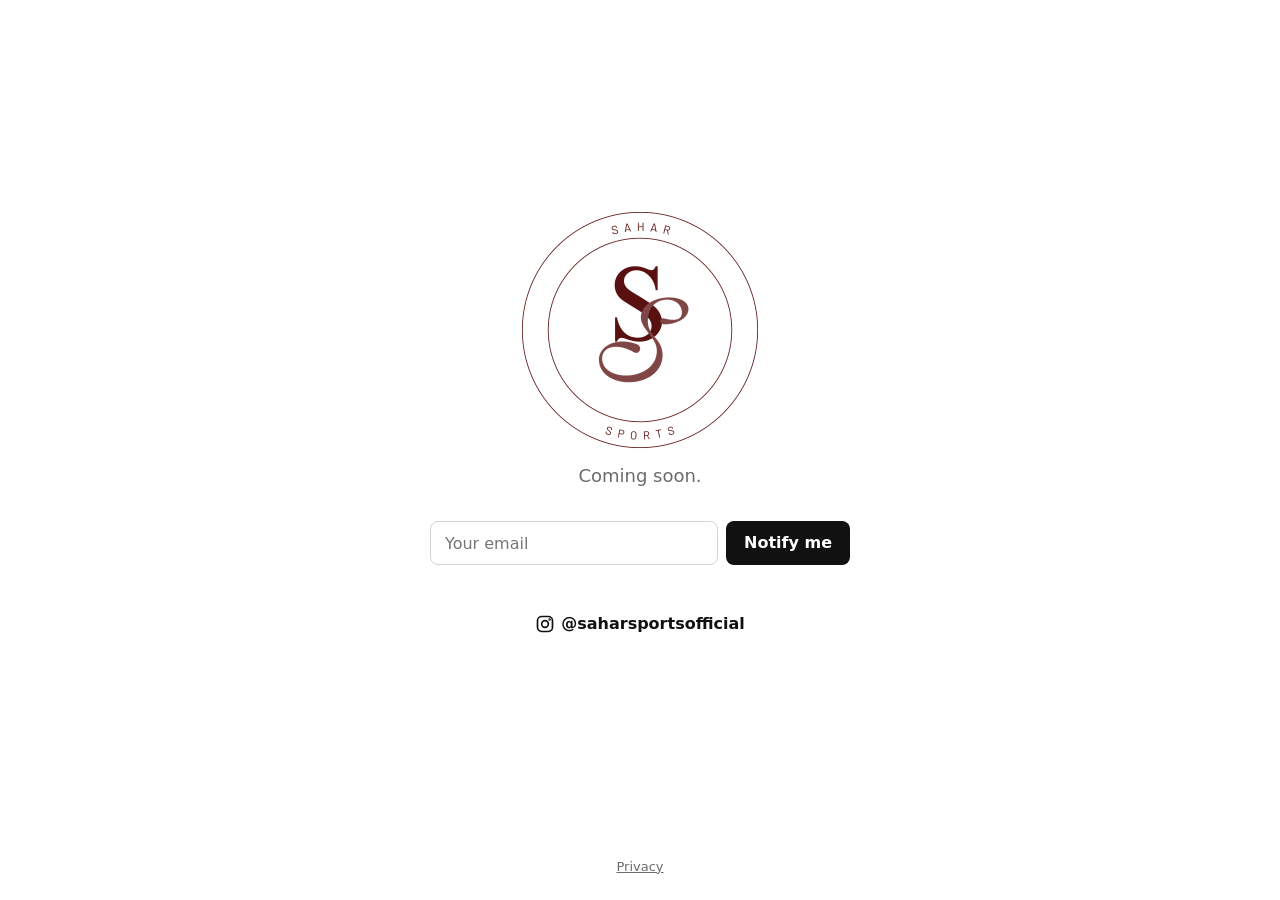
<file: index.html>
<!doctype html>
<html lang="en">
  <head>
    <meta charset="utf-8" />
    <meta name="viewport" content="width=device-width, initial-scale=1" />
    <title>Sahar Sports — Coming soon</title>
    <meta name="description" content="Sahar Sports is coming soon." />
    <link rel="icon" href="favicon.ico" sizes="any" />
    <link rel="apple-touch-icon" href="apple-touch-icon.png" />
    <link rel="stylesheet" href="style.css" />
  </head>
  <body class="home">
    <main>
      <h1 class="logo"><img src="img/logo.png" alt="Sahar Sports" width="240" height="240" /></h1>
      <p class="tagline">Coming soon.</p>

      <form id="signup" novalidate>
        <label for="email" class="visually-hidden">Email address</label>
        <input id="email" name="email" type="email" autocomplete="email" placeholder="Your email" required />
        <button type="submit">Notify me</button>
      </form>
      <p id="message" class="message" role="status"></p>
      <!-- Ladybug glove pattern, hidden for now. Remove this comment wrapper to show it again.
      <img
        class="pattern"
        src="img/ladybug-glove-pattern.webp"
        alt="Ladybug glove pattern: two ladybugs on a strawberry vine"
        width="300"
        height="308"
      />
      -->
      <p class="social">
        <a href="https://www.instagram.com/saharsportsofficial/">
          <svg width="20" height="20" viewBox="0 0 24 24" fill="none" stroke="currentColor" stroke-width="2" stroke-linecap="round" stroke-linejoin="round" aria-hidden="true">
            <rect x="3" y="3" width="18" height="18" rx="5" />
            <circle cx="12" cy="12" r="4" />
            <circle cx="17.5" cy="6.5" r="0.5" fill="currentColor" />
          </svg>
          <span class="visually-hidden">Instagram:</span> @saharsportsofficial
        </a>
      </p>
    </main>
    <footer class="privacy-link"><a href="privacy.html">Privacy</a></footer>

    <script>
      // Signups POST straight to a Google Form. While either value is empty, emails are NOT saved anywhere.
      const GOOGLE_FORM_ACTION =
        "https://docs.google.com/forms/d/e/1FAIpQLSczYpayEstGunOxgVGqrTzS35IyDDXfXyWQD59xq85H6-0bqA/formResponse";
      const GOOGLE_FORM_EMAIL_FIELD = "entry.667066556"; // the form's "Email" question

      const form = document.getElementById("signup");
      const input = document.getElementById("email");
      const button = form.querySelector("button");
      const message = document.getElementById("message");

      form.addEventListener("submit", async (event) => {
        event.preventDefault();
        const email = input.value.trim();
        if (!/^[^\s@]+@[^\s@]+\.[^\s@]+$/.test(email)) {
          message.textContent = "Enter a valid email address.";
          input.focus();
          return;
        }

        button.disabled = true;
        try {
          if (GOOGLE_FORM_ACTION && GOOGLE_FORM_EMAIL_FIELD) {
            // Google sends no CORS headers, so the response can't be read; network errors still throw.
            await fetch(GOOGLE_FORM_ACTION, {
              method: "POST",
              mode: "no-cors",
              body: new URLSearchParams({ [GOOGLE_FORM_EMAIL_FIELD]: email }),
            });
          } else {
            console.warn("Google Form isn't connected yet, so this email was not saved.");
          }
          form.hidden = true;
          message.textContent = "Thanks! We'll email you when we launch.";
        } catch {
          message.textContent = "Something went wrong. Please try again.";
          button.disabled = false;
        }
      });
    </script>
  </body>
</html>
</file>
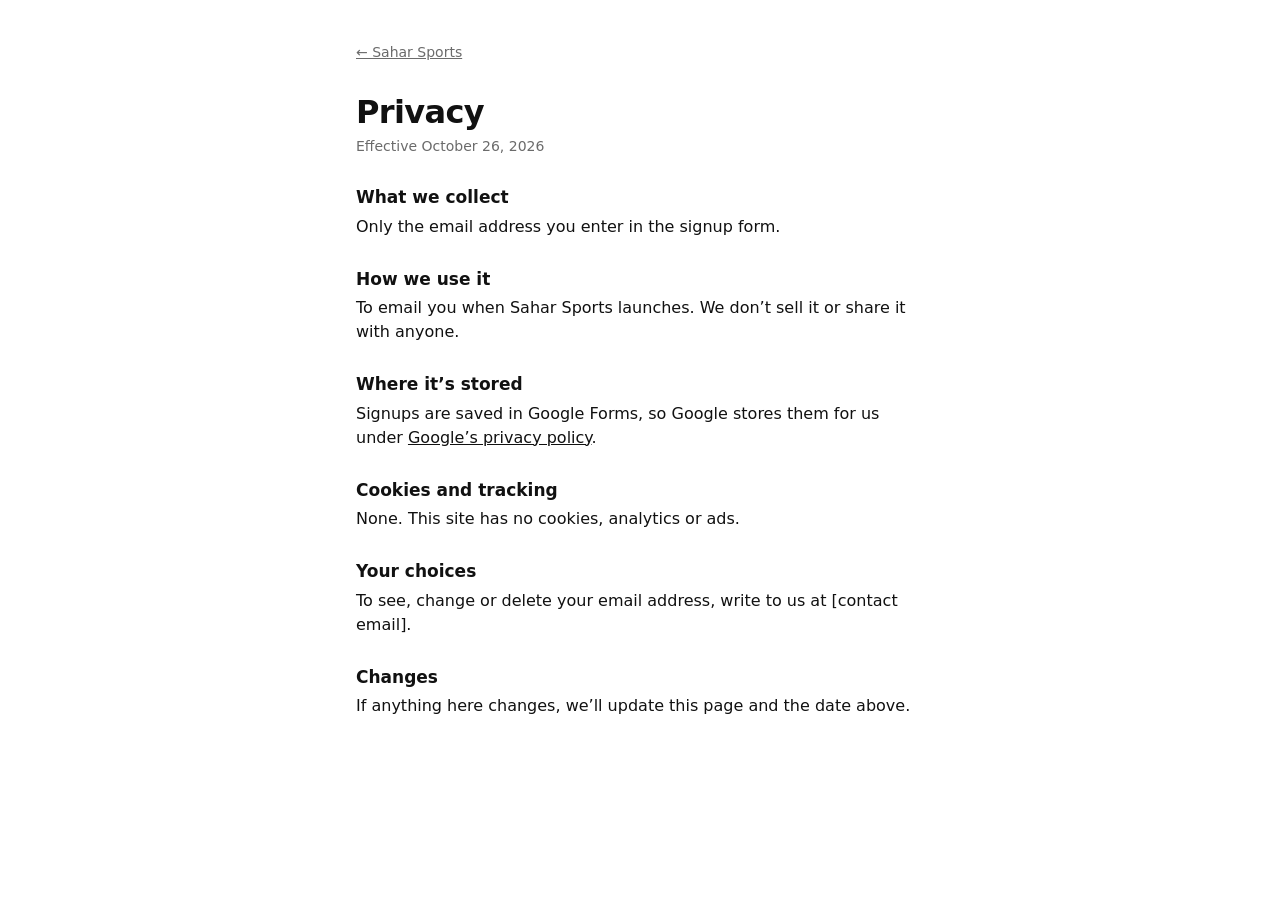
<file: privacy.html>
<!doctype html>
<html lang="en">
  <head>
    <meta charset="utf-8" />
    <meta name="viewport" content="width=device-width, initial-scale=1" />
    <title>Privacy — Sahar Sports</title>
    <meta name="description" content="How Sahar Sports handles the email address you give us." />
    <link rel="icon" href="favicon.ico" sizes="any" />
    <link rel="apple-touch-icon" href="apple-touch-icon.png" />
    <link rel="stylesheet" href="style.css" />
  </head>
  <body>
    <main class="policy">
      <a class="back" href="index.html">&larr; Sahar Sports</a>
      <h1>Privacy</h1>
      <p class="effective">Effective October 26, 2026</p>

      <h2>What we collect</h2>
      <p>Only the email address you enter in the signup form.</p>

      <h2>How we use it</h2>
      <p>To email you when Sahar Sports launches. We don&rsquo;t sell it or share it with anyone.</p>

      <h2>Where it&rsquo;s stored</h2>
      <p>
        Signups are saved in Google Forms, so Google stores them for us under
        <a href="https://policies.google.com/privacy">Google&rsquo;s privacy policy</a>.
      </p>

      <h2>Cookies and tracking</h2>
      <p>None. This site has no cookies, analytics or ads.</p>

      <h2>Your choices</h2>
      <!-- TODO: replace [contact email] with the address people should write to. -->
      <p>To see, change or delete your email address, write to us at [contact email].</p>

      <h2>Changes</h2>
      <p>If anything here changes, we&rsquo;ll update this page and the date above.</p>
    </main>
  </body>
</html>
</file>
<file: style.css>
/* Placeholder colors: swap in the brand colors here. */
:root {
  --background: #ffffff;
  --text: #111111;
  --muted: #6b6b6b;
  --border: #d4d4d4;
  --button: #111111;
  --button-text: #ffffff;
}

* {
  box-sizing: border-box;
}

body {
  margin: 0;
  background: var(--background);
  color: var(--text);
  font-family: system-ui, -apple-system, "Segoe UI", Roboto, sans-serif;
  line-height: 1.5;
}

a {
  color: inherit;
}

.visually-hidden {
  position: absolute;
  width: 1px;
  height: 1px;
  overflow: hidden;
  clip: rect(0 0 0 0);
  white-space: nowrap;
}

/* Coming-soon page */

.home {
  min-height: 100dvh;
  display: grid;
  grid-template-rows: 1fr auto; /* content centered, Privacy pinned to the bottom */
  place-items: center;
  padding: 24px 16px;
  text-align: center;
}

.home main {
  width: 100%;
  max-width: 420px;
}

.logo {
  margin: 0;
}

.logo img,
.pattern {
  display: block;
  max-width: 100%;
  height: auto;
  margin: 0 auto;
}

.pattern {
  margin-top: 24px;
}

.tagline {
  margin: 12px 0 32px;
  color: var(--muted);
  font-size: 1.125rem;
}

form {
  display: flex;
  gap: 8px;
}

input {
  flex: 1;
  min-width: 0;
  height: 44px;
  padding: 0 14px;
  border: 1px solid var(--border);
  border-radius: 8px;
  background: var(--background);
  color: var(--text);
  font: inherit;
}

input:focus {
  outline: 2px solid var(--button);
  outline-offset: -1px;
}

button {
  height: 44px;
  padding: 0 18px;
  border: 0;
  border-radius: 8px;
  background: var(--button);
  color: var(--button-text);
  font: inherit;
  font-weight: 600;
  cursor: pointer;
}

button:focus-visible {
  outline: 2px solid var(--button);
  outline-offset: 2px;
}

button:disabled {
  opacity: 0.6;
}

.message {
  min-height: 1.5em;
  margin: 12px 0 0;
  color: var(--muted);
  font-size: 0.875rem;
}

.social {
  margin: 4px 0 0;
}

.social a {
  display: inline-flex;
  align-items: center;
  gap: 6px;
  min-height: 44px;
  font-weight: 600;
  text-decoration: none;
}

.social a:hover {
  text-decoration: underline;
}

.privacy-link {
  margin: 24px 0 0;
  font-size: 0.8125rem;
}

.privacy-link a {
  color: var(--muted);
}

@media (max-width: 400px) {
  form {
    flex-direction: column;
  }

  input {
    flex: none;
  }
}

/* Privacy page */

.policy {
  max-width: 600px;
  margin: 0 auto;
  padding: 40px 16px 64px;
}

.policy h1 {
  margin: 24px 0 0;
  font-size: 2rem;
  letter-spacing: -0.02em;
}

.policy h2 {
  margin: 28px 0 4px;
  font-size: 1.0625rem;
}

.policy p {
  margin: 0;
}

.back,
.effective {
  color: var(--muted);
  font-size: 0.875rem;
}
</file>
